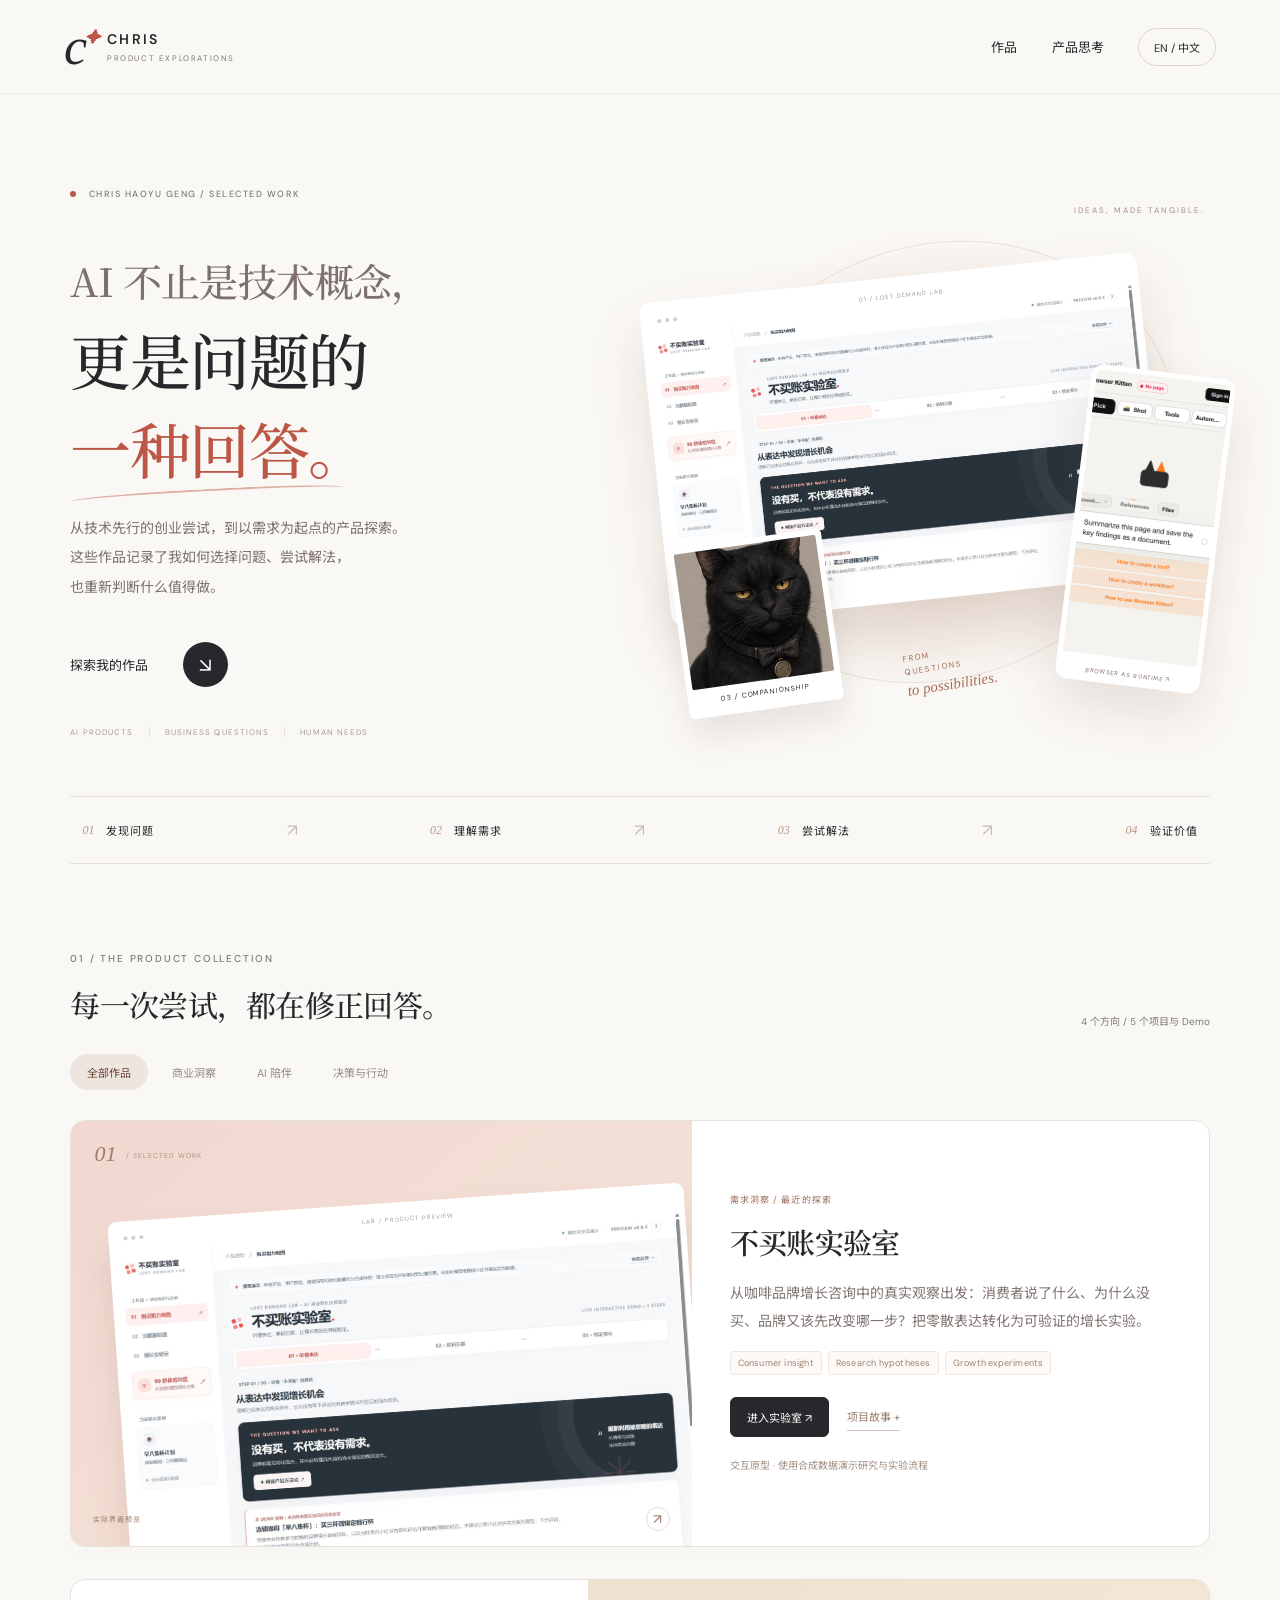
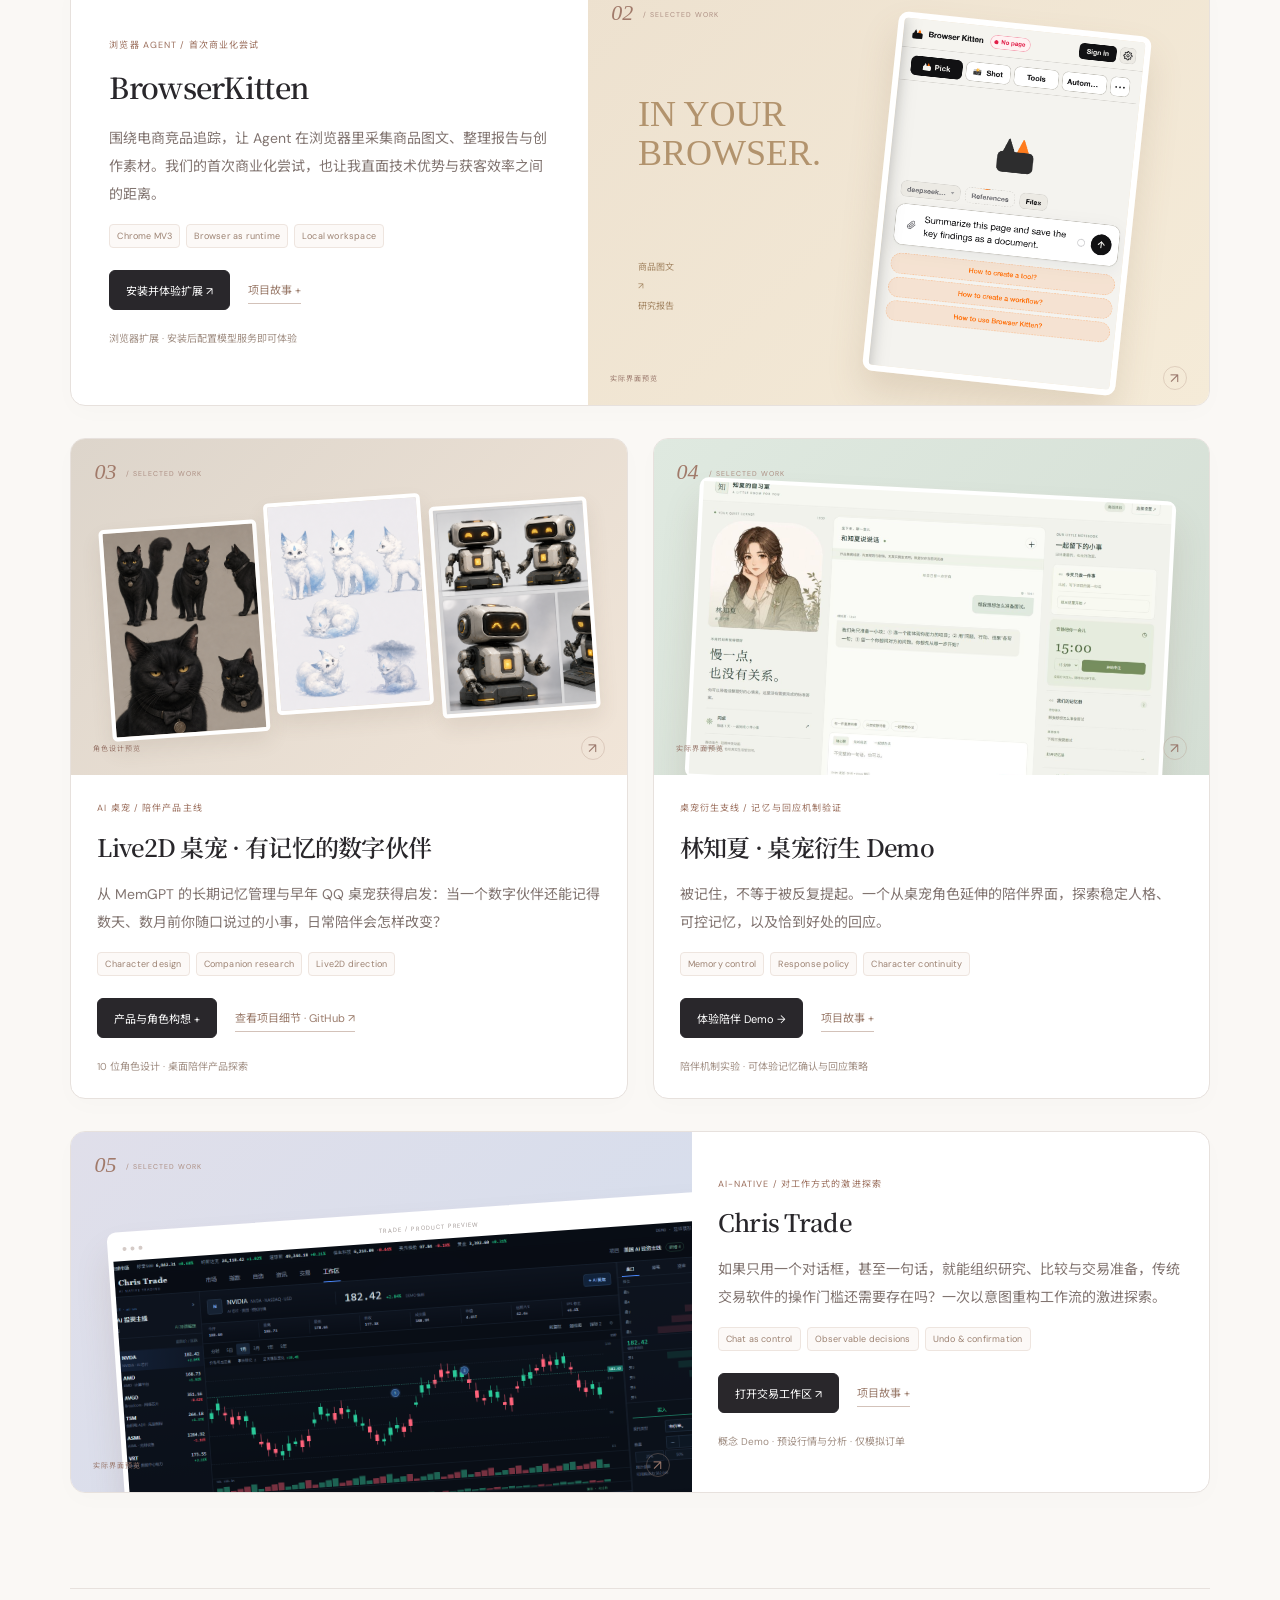
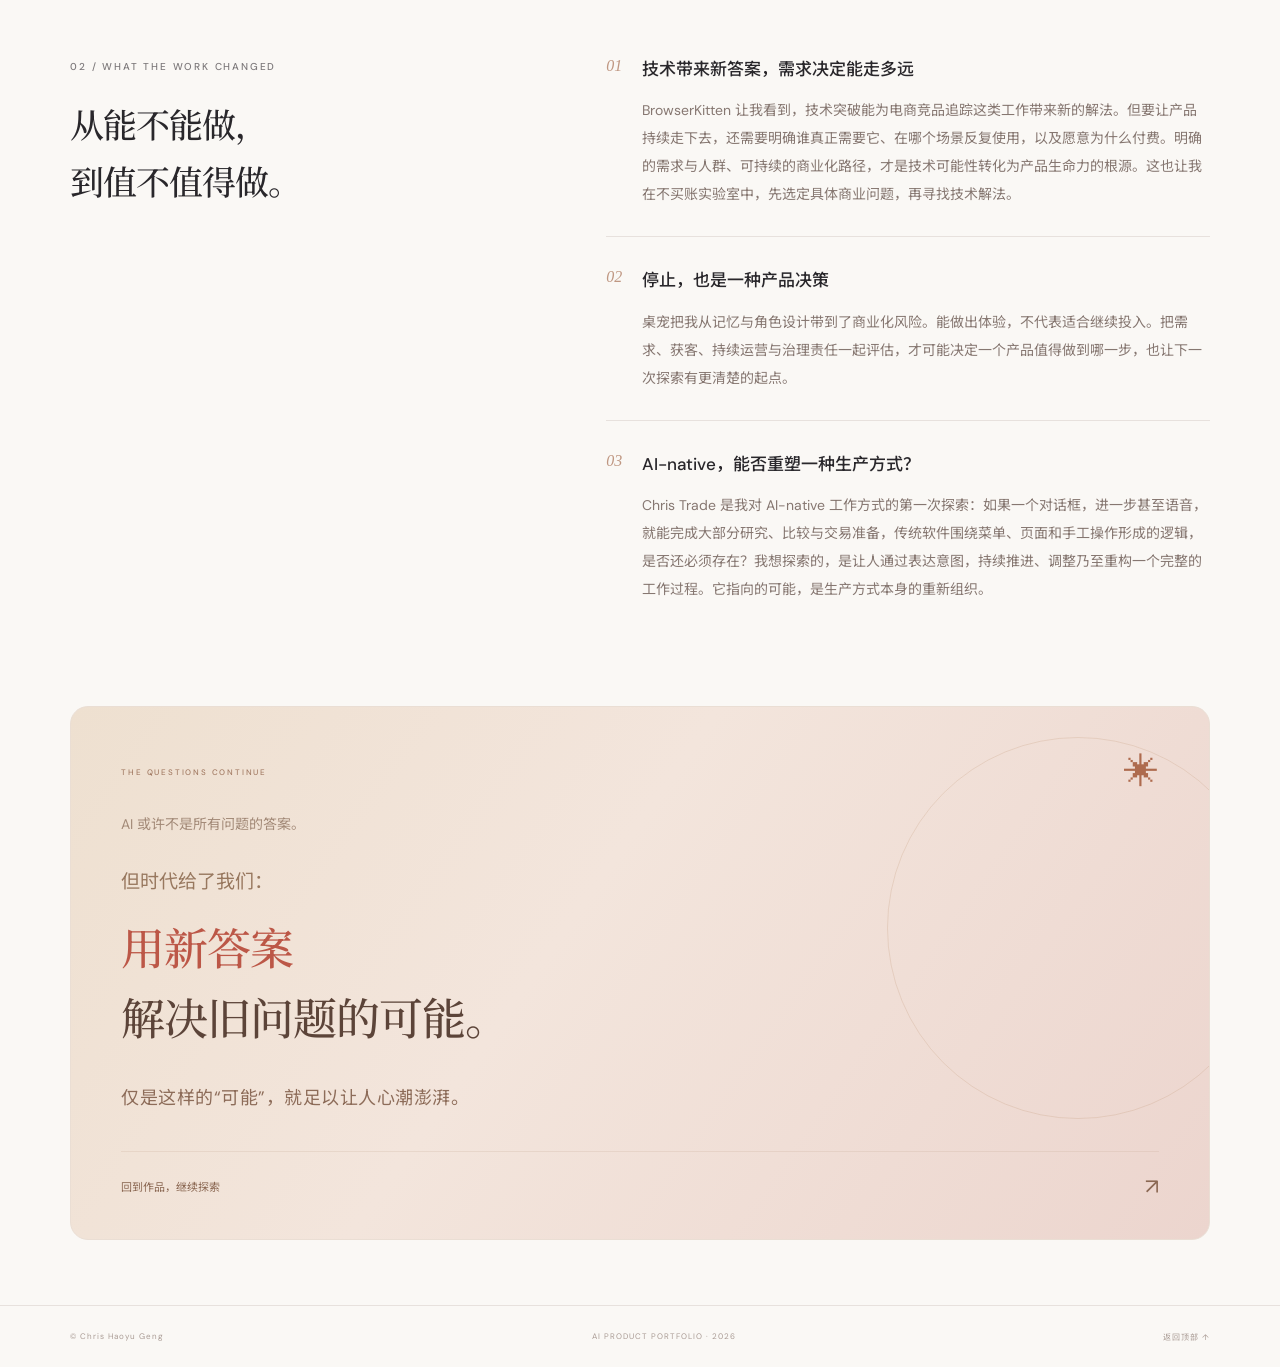
<file: index.html>
<!doctype html><html lang="zh-CN"><head><meta charset="utf-8"><meta name="viewport" content="width=device-width,initial-scale=1"><meta name="description" content="AI 不止是技术概念，更是问题的一种回答。Chris Haoyu Geng 的 AI 产品探索：从发现问题、理解需求，到尝试解法与验证价值。"><title>Chris — AI Product Portfolio</title><link rel="stylesheet" href="style.css"></head><body><header><a class="brand" href="#"><span class="mark">c<span>✦</span></span><span class="brand-name">CHRIS<small>PRODUCT EXPLORATIONS</small></span></a><nav><a href="#work" data-zh="作品" data-en="Work">作品</a><a href="#approach" data-zh="产品思考" data-en="Approach">产品思考</a></nav><button id="language" aria-label="Switch language">EN / 中文</button></header><main><section class="hero"><div class="hero-grid"><div class="hero-editorial"><span class="eyebrow"><i></i> CHRIS HAOYU GENG / SELECTED WORK</span><h1 class="hero-thesis" data-zh="<span class='hero-claim'>AI 不止是技术概念，</span><br>更是问题的<br><span class='accent-word'>一种回答。</span>" data-en="<span class='hero-claim'>AI is more than technology.</span><br>One possible<br><span class='accent-word'>answer.</span>"><span class='hero-claim'>AI 不止是技术概念，</span><br>更是问题的<br><span class='accent-word'>一种回答。</span></h1><p class="hero-copy" data-zh="从技术先行的创业尝试，到以需求为起点的产品探索。<br>这些作品记录了我如何选择问题、尝试解法，<br>也重新判断什么值得做。" data-en="From a technology-first venture to need-led exploration.<br>These works trace the problems I choose, the answers I try,<br>and what I come to believe is worth building.">从技术先行的创业尝试，到以需求为起点的产品探索。<br>这些作品记录了我如何选择问题、尝试解法，<br>也重新判断什么值得做。</p><a class="hero-action" href="#work"><span data-zh="探索我的作品" data-en="Explore the work">探索我的作品</span><span class="circle-arrow">↘</span></a><div class="hero-note"><span>AI PRODUCTS</span><span>BUSINESS QUESTIONS</span><span>HUMAN NEEDS</span></div></div><div class="hero-montage" aria-label="Selected project previews"><div class="montage-orbit"></div><span class="montage-caption">IDEAS, MADE TANGIBLE.</span><a class="hero-window" href="#lab"><div class="window-bar"><i></i><i></i><i></i><span>01 / LOST DEMAND LAB</span></div><img src="assets/lab.png" alt="不买账实验室真实界面"></a><a class="hero-pet" href="#atlas"><div class="pet-crop"></div><span>03 / COMPANIONSHIP</span></a><a class="hero-agent" href="#browser"><img src="assets/browser.png" alt="BrowserKitten真实侧边栏"><span>BROWSER AS RUNTIME ↗</span></a><div class="montage-seal">FROM<br>QUESTIONS<br><em>to possibilities.</em></div></div></div><div class="journey" aria-label="From questions to product value"><span><small>01</small><b data-zh="发现问题" data-en="Find the problem">发现问题</b></span><em>↗</em><span><small>02</small><b data-zh="理解需求" data-en="Understand the need">理解需求</b></span><em>↗</em><span><small>03</small><b data-zh="尝试解法" data-en="Explore a solution">尝试解法</b></span><em>↗</em><span><small>04</small><b data-zh="验证价值" data-en="Test the value">验证价值</b></span></div></section><section id="work"><div class="section-title"><div><span class="eyebrow">01 / THE PRODUCT COLLECTION</span><h2 data-zh="每一次尝试，都在修正回答。" data-en="Each attempt refines the answer.">每一次尝试，都在修正回答。</h2></div><span class="muted" data-zh="4 个方向 / 5 个项目与 Demo" data-en="4 directions / 5 projects & demos">4 个方向 / 5 个项目与 Demo</span></div><div class="filters" role="group" aria-label="Filter projects"><button class="active" data-filter="all" data-zh="全部作品" data-en="All work">全部作品</button><button data-filter="insight" data-zh="商业洞察" data-en="Insight">商业洞察</button><button data-filter="companion" data-zh="AI 陪伴" data-en="Companionship">AI 陪伴</button><button data-filter="decision" data-zh="决策与行动" data-en="Decision & action">决策与行动</button></div><div id="projects"></div></section><section id="approach" class="approach"><div><span class="eyebrow">02 / WHAT THE WORK CHANGED</span><h2 data-zh="从能不能做，<br>到值不值得做。" data-en="From what we can build<br>to what is worth building.">从能不能做，<br>到值不值得做。</h2></div><div class="principles"><article><span>01</span><div><h3 data-zh="技术带来新答案，需求决定能走多远" data-en="Technology opens possibilities; demand sustains them">技术带来新答案，需求决定能走多远</h3><p data-zh="BrowserKitten 让我看到，技术突破能为电商竞品追踪这类工作带来新的解法。但要让产品持续走下去，还需要明确谁真正需要它、在哪个场景反复使用，以及愿意为什么付费。明确的需求与人群、可持续的商业化路径，才是技术可能性转化为产品生命力的根源。这也让我在不买账实验室中，先选定具体商业问题，再寻找技术解法。" data-en="BrowserKitten showed me how a technical breakthrough can create a new way to tackle work such as e-commerce competitor tracking. Sustaining a product also requires clarity about who needs it, when they will repeatedly use it, and why they would pay. Clear demand, a defined audience and a viable path to commercialization turn technical possibility into a lasting product. This led me to start Lost Demand Lab with a specific business problem before choosing a technical solution.">BrowserKitten 让我看到，技术突破能为电商竞品追踪这类工作带来新的解法。但要让产品持续走下去，还需要明确谁真正需要它、在哪个场景反复使用，以及愿意为什么付费。明确的需求与人群、可持续的商业化路径，才是技术可能性转化为产品生命力的根源。这也让我在不买账实验室中，先选定具体商业问题，再寻找技术解法。</p></div></article><article><span>02</span><div><h3 data-zh="停止，也是一种产品决策" data-en="Stopping is a product decision too">停止，也是一种产品决策</h3><p data-zh="桌宠把我从记忆与角色设计带到了商业化风险。能做出体验，不代表适合继续投入。把需求、获客、持续运营与治理责任一起评估，才可能决定一个产品值得做到哪一步，也让下一次探索有更清楚的起点。" data-en="The companion project took me from memory and character design to commercialization risk. A buildable experience may not justify further investment. Assessing demand, acquisition, operations and governance together helps decide how far a product should go and where the next exploration should begin.">桌宠把我从记忆与角色设计带到了商业化风险。能做出体验，不代表适合继续投入。把需求、获客、持续运营与治理责任一起评估，才可能决定一个产品值得做到哪一步，也让下一次探索有更清楚的起点。</p></div></article><article><span>03</span><div><h3 data-zh="AI-native，能否重塑一种生产方式？" data-en="Could AI-native workflows reinvent how work gets done?">AI-native，能否重塑一种生产方式？</h3><p data-zh="Chris Trade 是我对 AI-native 工作方式的第一次探索：如果一个对话框，进一步甚至语音，就能完成大部分研究、比较与交易准备，传统软件围绕菜单、页面和手工操作形成的逻辑，是否还必须存在？我想探索的，是让人通过表达意图，持续推进、调整乃至重构一个完整的工作过程。它指向的可能，是生产方式本身的重新组织。" data-en="Chris Trade was my first exploration of an AI-native way of working. If one conversation, potentially voice, could handle most research, comparison and trade preparation, would software still need to revolve around menus, pages and manual operation? I wanted to explore advancing, adjusting and even reshaping an entire work process by expressing intent. The possibility is to rethink the production process itself.">Chris Trade 是我对 AI-native 工作方式的第一次探索：如果一个对话框，进一步甚至语音，就能完成大部分研究、比较与交易准备，传统软件围绕菜单、页面和手工操作形成的逻辑，是否还必须存在？我想探索的，是让人通过表达意图，持续推进、调整乃至重构一个完整的工作过程。它指向的可能，是生产方式本身的重新组织。</p></div></article></div></section><section class="closing"><div class="closing-top"><span class="eyebrow">THE QUESTIONS CONTINUE</span><span class="closing-star">✳</span></div><p class="closing-premise" data-zh="AI 或许不是所有问题的答案。" data-en="AI may not be the answer to every question.">AI 或许不是所有问题的答案。</p><p class="closing-bridge" data-zh="但时代给了我们：" data-en="But our time offers a possibility:">但时代给了我们：</p><h2 data-zh="<span>用新答案</span><br>解决旧问题的可能。" data-en="<span>new answers</span><br>to old problems."><span>用新答案</span><br>解决旧问题的可能。</h2><p class="closing-emotion" data-zh="仅是这样的“可能”，就足以让人心潮澎湃。" data-en="That possibility alone is exhilarating.">仅是这样的“可能”，就足以让人心潮澎湃。</p><a href="#work" class="closing-link"><span data-zh="回到作品，继续探索" data-en="Keep exploring the work">回到作品，继续探索</span><span>↗</span></a></section></main><footer><span>© Chris Haoyu Geng</span><span>AI PRODUCT PORTFOLIO · 2026</span><a href="#" data-zh="返回顶部 ↑" data-en="Back to top ↑">返回顶部 ↑</a></footer><dialog id="story"><button id="close" aria-label="Close">×</button><div id="story-body"></div></dialog><script src="app.js"></script></body></html>
</file>
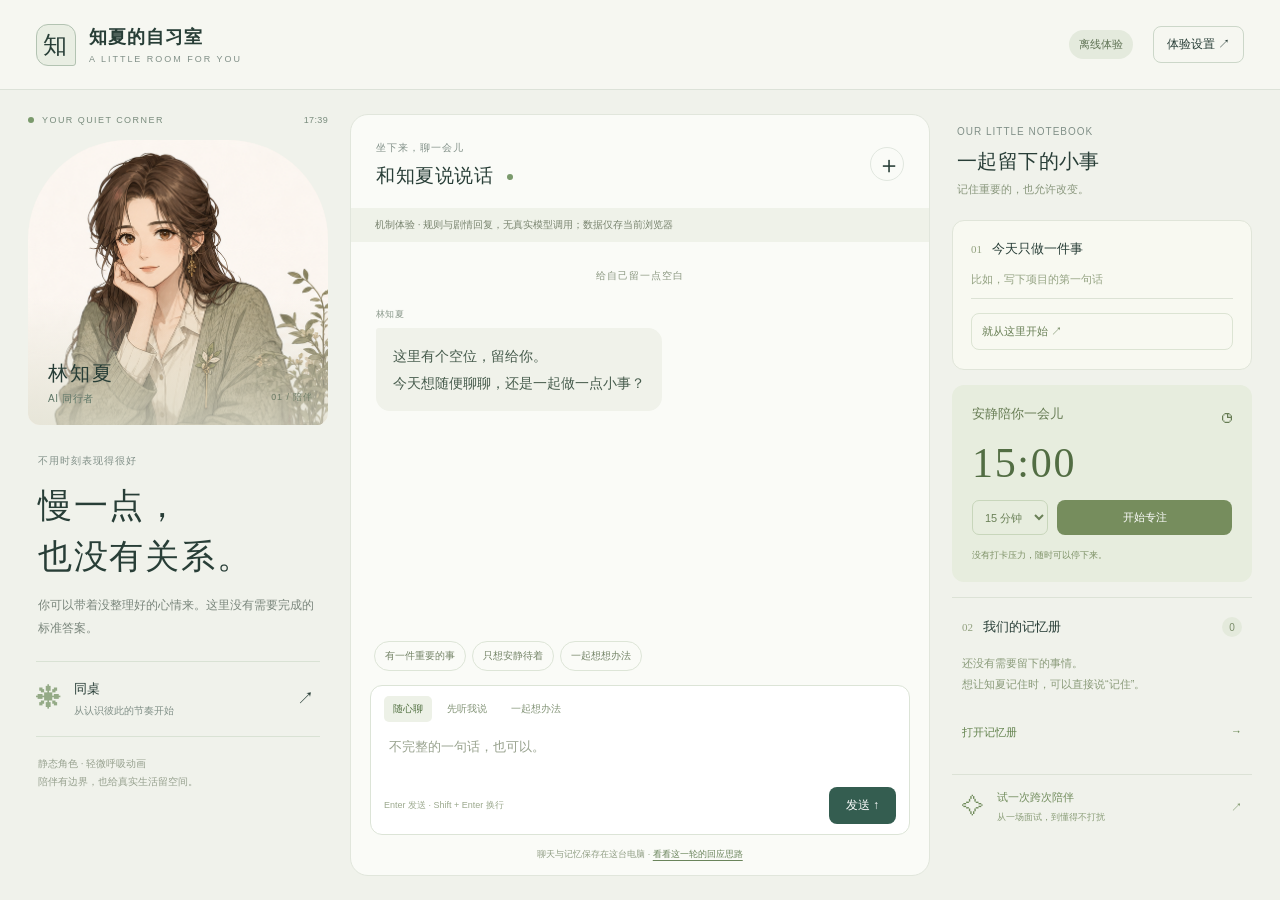
<file: demos/lin-zhixia/index.html>
<!doctype html>
<html lang="zh-CN">
<head><meta charset="utf-8"><meta name="viewport" content="width=device-width,initial-scale=1"><meta name="theme-color" content="#2b5149"><title>知夏的自习室 · 留一点时间给自己</title><link rel="stylesheet" href="styles.css"></head>
<body>
<header class="topbar"><a class="brand" href="../../"><span class="brand-mark">知</span><span>知夏的自习室<small>A LITTLE ROOM FOR YOU</small></span></a><div class="top-actions"><span id="connectionBadge" class="badge">正在连接</span><button id="settingsButton" class="outline">体验设置 ↗</button></div></header>
<main class="workspace">
<aside class="presence-panel"><div class="room-label"><span class="dot"></span> YOUR QUIET CORNER <span id="clockText"></span></div><div class="portrait" role="img" aria-label="林知夏在植物旁安静读书的角色插画"><div class="portrait-art" id="characterArt"></div><span class="portrait-label">林知夏 <small>AI 同行者</small></span><span class="portrait-corner">01 / 陪伴</span></div><div class="presence-copy"><span class="eyebrow">不用时刻表现得很好</span><h1>慢一点，<br>也没有关系。</h1><p id="presenceText">你可以带着没整理好的心情来。<br>这里没有需要完成的标准答案。</p></div><div class="relationship-card"><span class="small-icon">❋</span><div><strong id="relationshipLabel">同桌</strong><p id="relationshipDetail">从认识彼此的节奏开始</p></div><button id="aboutButton" aria-label="关于林知夏">↗</button></div><p class="character-note">静态角色 · 轻微呼吸动画<br>陪伴有边界，也给真实生活留空间。</p></aside>
<section class="chat-panel"><header class="chat-head"><div><span class="eyebrow">坐下来，聊一会儿</span><h2>和知夏说说话 <span class="dot"></span></h2></div><button id="newChatButton" class="icon-button" title="清空本次对话，保留记忆" aria-label="开始新对话">＋</button></header><div id="modeNotice" class="mode-notice">离线体验 · 用内置剧情演示陪伴机制，连接模型后可自由对话</div><div id="messages" class="messages" role="log" aria-live="polite"></div><div id="errorBox" class="error-box" role="alert" hidden></div><div class="suggestions" id="suggestions"><button data-prompt="下周三我要面试，而且最近有点怀疑自己。">有一件重要的事</button><button data-prompt="今天有点不想说话。">只想安静待着</button><button data-prompt="帮我想想怎么准备面试。">一起想想办法</button></div><form id="composer" class="composer"><div class="composer-modes" role="group" aria-label="回应偏好"><button type="button" data-choice="auto" aria-pressed="true">随心聊</button><button type="button" data-choice="listen" aria-pressed="false">先听我说</button><button type="button" data-choice="solve" aria-pressed="false">一起想办法</button></div><textarea id="messageInput" rows="2" maxlength="2000" aria-label="发给知夏的消息" placeholder="不完整的一句话，也可以。"></textarea><div class="composer-bottom"><span>Enter 发送 · Shift + Enter 换行</span><button id="cancelButton" type="button" class="outline" hidden>取消</button><button id="sendButton" type="submit" class="primary">发送 ↑</button></div></form><footer class="chat-foot">聊天与记忆保存在这台电脑 · <button id="traceButton">看看这一轮的回应思路</button></footer></section>
<aside class="notebook-panel"><div class="notebook-heading"><span class="eyebrow">OUR LITTLE NOTEBOOK</span><h2>一起留下的小事</h2><p>记住重要的，也允许改变。</p></div><section class="task-card"><div class="section-label"><span>01</span><h3>今天只做一件事</h3></div><div id="taskView"></div><form id="taskForm"><input id="taskInput" maxlength="120" aria-label="今天只做一件事" placeholder="比如，写下项目的第一句话"><button class="outline" type="submit">就从这里开始 ↗</button></form></section><section class="focus-card"><div class="focus-top"><h3>安静陪你一会儿</h3><span>◷</span></div><div id="focusClock" class="focus-clock">15:00</div><div class="focus-controls"><select id="focusMinutes" aria-label="专注时长"><option value="5">5 分钟</option><option value="15" selected>15 分钟</option><option value="25">25 分钟</option></select><button id="focusButton" class="primary">开始专注</button></div><p id="focusCaption">没有打卡压力，随时可以停下来。</p></section><section class="memory-preview"><div class="section-label"><span>02</span><h3>我们的记忆册</h3><span id="memoryCount" class="count">0</span></div><div id="memoryPreview"></div><button id="memoryButton" class="text-button">打开记忆册 <span>→</span></button></section><button id="storyButton" class="story-button"><span>✧</span><div>试一次跨次陪伴<small>从一场面试，到懂得不打扰</small></div><span>↗</span></button></aside>
</main><dialog id="drawer"><div class="dialog-head"><div><span class="eyebrow">知夏的自习室</span><h2 id="dialogTitle"></h2></div><button id="closeDialog" class="icon-button" aria-label="关闭面板">×</button></div><div id="dialogBody"></div></dialog><div id="toast" role="status" hidden></div><script src="app.js" type="module"></script>
</body></html>
</file>
<file: style.css>
@import url('https://fonts.googleapis.com/css2?family=DM+Sans:wght@400;500;600;700&family=Noto+Sans+SC:wght@400;500;600;700&family=Noto+Serif+SC:wght@500;600;700&display=swap');
:root{--paper:#faf8f5;--ink:#29272b;--muted:#7d797b;--line:#e7e1dd;--accent:#bc5747;--serif:'Noto Serif SC',serif;--sans:'DM Sans','Noto Sans SC',sans-serif}*{box-sizing:border-box}html{scroll-behavior:smooth;scroll-padding-top:100px}body{margin:0;background:var(--paper);color:var(--ink);font-family:var(--sans);-webkit-font-smoothing:antialiased}a{color:inherit;text-decoration:none}button{font:inherit;color:inherit;cursor:pointer}button,a{-webkit-tap-highlight-color:transparent}header{height:94px;display:flex;align-items:center;gap:34px;padding:0 max(5%,calc((100vw - 1360px)/2));position:sticky;top:0;background:#faf8f5ee;backdrop-filter:blur(18px);z-index:10;border-bottom:1px solid #e7e1dd99}.brand{display:flex;align-items:center;gap:13px}.mark{font-family:Georgia,serif;font-style:italic;font-size:52px;line-height:1;position:relative;letter-spacing:-6px;padding-right:13px}.mark>span{font-family:var(--sans);font-size:16px;color:var(--accent);position:absolute;right:-1px;top:9px}.brand-name{font-size:14px;letter-spacing:2.3px;font-weight:600}.brand-name small{display:block;font-size:8px;letter-spacing:1.6px;font-weight:400;color:var(--muted);margin-top:5px}nav{margin-left:auto;display:flex;gap:35px;font-size:13px}nav a{position:relative;padding:12px 0}nav a:after{content:'';position:absolute;bottom:5px;left:0;width:0;height:1px;background:var(--accent);transition:width .2s}nav a:hover:after{width:100%}#language{padding:10px 15px;background:transparent;border:1px solid #ddd4cf;border-radius:24px;font-size:11px}main{max-width:1360px;margin:auto;padding:0 5.5%}.eyebrow{font-size:10px;font-weight:500;letter-spacing:1.8px;color:var(--muted)}.hero{padding:40px 0 0}.hero-grid{display:grid;grid-template-columns:1.05fr 1fr;min-height:590px;align-items:center;gap:25px}.hero-editorial{position:relative;z-index:1}.hero-editorial>.eyebrow{font-size:9px;letter-spacing:1.5px}.eyebrow i{display:inline-block;width:6px;height:6px;background:var(--accent);border-radius:50%;margin-right:9px}h1{font-family:var(--serif);font-size:clamp(46px,4.9vw,73px);font-weight:500;line-height:1.55;letter-spacing:-2px;margin:28px 0 24px}.accent-word{color:var(--accent);position:relative;white-space:nowrap}.accent-word:after{content:'';position:absolute;bottom:-8px;left:0;width:92%;height:9px;border-top:2px solid #bc574777;border-radius:50%;transform:rotate(-3deg)}.hero-copy{font-size:13px;color:#7c7475;line-height:2.1;max-width:560px}.hero-action{display:inline-flex;gap:35px;align-items:center;margin-top:26px;font-size:13px}.circle-arrow{display:flex;justify-content:center;align-items:center;width:45px;height:45px;border-radius:50%;background:var(--ink);color:#fff;font-size:20px;transition:transform .3s}.hero-action:hover .circle-arrow{transform:rotate(45deg);background:var(--accent)}.hero-note{display:flex;gap:15px;font-size:8px;letter-spacing:1.1px;color:#a29b99;margin-top:40px}.hero-note span+span{border-left:1px solid var(--line);padding-left:15px}.hero-montage{height:525px;position:relative;isolation:isolate}.montage-orbit{position:absolute;inset:25px 0 20px;background:radial-gradient(ellipse at 50% 50%,#ead1c3 0%,#eeded36b 46%,transparent 69%);z-index:-1}.montage-orbit:after{content:'';position:absolute;inset:25px;border:1px solid #d9c3b56e;border-radius:50%;transform:rotate(-25deg)}.montage-caption{position:absolute;right:5px;top:8px;letter-spacing:2px;font-size:8px;color:#aa8d80}.hero-window{position:absolute;width:92%;left:-12px;top:80px;transform:rotate(-6deg);border:7px solid #fff;border-radius:12px;background:#fff;box-shadow:0 30px 55px #79504129;overflow:hidden}.hero-window>img{display:block;width:100%;aspect-ratio:1.7;object-fit:cover;object-position:top left}.window-bar{height:24px;display:flex;gap:4px;align-items:center;padding:0 10px;background:#fff;color:#a39a97}.window-bar i{display:block;width:4px;height:4px;border-radius:50%;background:#d5cbc7}.window-bar span{font-size:6px;margin:auto;letter-spacing:1px}.hero-agent{position:absolute;height:316px;width:145px;right:-8px;bottom:35px;background:#fff;border:5px solid #fff;border-radius:12px;transform:rotate(7deg);box-shadow:0 25px 50px #75513e24;overflow:hidden}.hero-agent img{width:100%;height:calc(100% - 22px);object-fit:cover;object-position:top}.hero-agent>span{display:block;font-size:6px;text-align:center;letter-spacing:.7px;line-height:22px;color:#86716b}.hero-pet{position:absolute;width:155px;height:172px;left:12px;bottom:12px;border:6px solid #fff;border-radius:5px;background:#fff;transform:rotate(-8deg);box-shadow:0 20px 30px #735e4e21}.pet-crop{width:100%;height:calc(100% - 23px);background-image:url('assets/cat.png');background-size:310%;background-position:0% 100%;border-radius:2px}.hero-pet>span{font-size:7px;letter-spacing:1px;display:block;text-align:center;line-height:23px}.montage-seal{position:absolute;left:44%;bottom:26px;font-size:8px;line-height:1.6;letter-spacing:1.5px;transform:rotate(-9deg);color:#a96d55}.montage-seal em{font-family:Georgia,serif;font-size:15px;letter-spacing:0}.journey{border-top:1px solid var(--line);border-bottom:1px solid var(--line);display:flex;align-items:center;justify-content:space-between;padding:22px 12px;margin-top:12px}.journey>span{display:flex;gap:12px;align-items:center}.journey small{font-family:Georgia,serif;font-size:12px;font-style:italic;color:#bc9588}.journey b{font-size:11px;font-weight:400;letter-spacing:1px}.journey em{font-style:normal;font-size:17px;color:#cabbb5}#work{padding-top:82px}.section-title{display:flex;justify-content:space-between;align-items:end}.section-title h2{font-family:var(--serif);font-size:30px;font-weight:500;line-height:1.6;margin:13px 0 0;letter-spacing:-.7px}.muted{font-size:10px;color:var(--muted)}.filters{display:flex;gap:7px;margin:26px 0 30px}.filters button{border:1px solid transparent;padding:9px 16px;background:transparent;border-radius:24px;font-size:11px;color:#938889;transition:all .2s}.filters button.active{background:#eee5df;color:#6d4538}.filters button:hover{background:#f2ece7;color:var(--ink)}#projects{display:grid;grid-template-columns:1fr 1fr;gap:32px 25px}.project{border:1px solid var(--line);border-radius:15px;background:#fff;overflow:hidden;min-width:0;box-shadow:0 7px 25px #573b2904;transition:box-shadow .3s,transform .3s}.project:hover{box-shadow:0 18px 35px #573b2910;transform:translateY(-3px)}.project.featured{grid-column:span 2;display:grid;grid-template-columns:1.2fr 1fr;min-height:425px}.project.featured:nth-child(2){grid-template-columns:1fr 1.2fr}.project.featured:nth-child(2) .visual{grid-column:2;grid-row:1}.project.featured:nth-child(2) .project-content{grid-column:1;grid-row:1}.visual{display:block;position:relative;aspect-ratio:1.65;overflow:hidden;background:#f1e8e0;isolation:isolate}.featured .visual{aspect-ratio:auto;min-height:425px}.visual.lab{background:linear-gradient(140deg,#f1d8d0,#f5e5d9)}.visual.trade{background:linear-gradient(135deg,#e0dfea,#d4dded)}.visual.lin{background:linear-gradient(135deg,#dfe9e0,#d4ded4)}.visual.cat{background:linear-gradient(135deg,#ddd5cb,#f1e5d8)}.visual.browser{background:linear-gradient(135deg,#ede1cf,#f5ebd8)}.project-index{position:absolute;top:20px;left:23px;z-index:2;font-family:Georgia,serif;font-size:22px;font-style:italic;color:#a17a6a}.project-index small{font-family:var(--sans);font-style:normal;font-size:7px;margin-left:10px;letter-spacing:1px;vertical-align:middle;color:#ac8e82}.screen-frame{position:absolute;top:19%;left:8%;width:93%;border:5px solid #fff;border-radius:9px;background:#fff;box-shadow:0 24px 35px #754e3c26;transform:rotate(-4deg);transition:transform .5s}.screen-frame img{width:100%;display:block;object-fit:cover;object-position:top;aspect-ratio:1.5}.visual:hover .screen-frame{transform:rotate(-1deg) translateY(-4px)}.visual.trade .screen-frame{width:100%;left:8%;top:22%}.visual.trade .screen-frame img{aspect-ratio:1.5}.visual.lin .screen-frame{inset:15% 7% auto;width:86%;border-width:4px;transform:rotate(3deg)}.visual.lin .screen-frame img{aspect-ratio:1.6;object-position:25% 32%}.visual.lin .window-bar{display:none}.preview-label{position:absolute;left:22px;right:22px;bottom:15px;font-size:7px;letter-spacing:1px;color:#99776b;display:flex;justify-content:space-between;align-items:center}.preview-label>span{width:24px;height:24px;border-radius:50%;display:grid;place-items:center;border:1px solid #b4968855;font-size:14px}.browser-composition{position:absolute;inset:0}.browser-composition img{position:absolute;top:10%;right:12%;height:85%;width:41%;object-fit:cover;object-position:top;border:6px solid #fff;border-radius:10px;box-shadow:0 20px 35px #8564462b;transform:rotate(6deg)}.stage-word{position:absolute;left:8%;top:27%;font-family:Georgia,serif;font-size:36px;line-height:1.1;color:#b2936d}.stage-flow{position:absolute;left:8%;bottom:22%;display:flex;flex-direction:column;gap:7px;font-size:9px;color:#a38562}.stage-flow i{font-style:normal}.character-triptych{display:flex;gap:8px;position:absolute;left:6%;right:6%;top:22%;bottom:15%;transform:rotate(-4deg)}.character-triptych img{width:calc(33.33% - 5px);min-width:0;object-fit:cover;object-position:left top;border:4px solid #fff;box-shadow:0 10px 20px #6650421c;border-radius:5px}.character-triptych img:nth-child(2){transform:translateY(-15px)}.project-content{padding:25px 26px 22px;display:flex;flex-direction:column;align-items:start;justify-content:center}.featured .project-content{padding:38px}.kicker{font-size:8px;letter-spacing:1.1px;color:#ac7b69;line-height:1.8}.project h3{font-family:var(--serif);font-size:24px;line-height:1.5;letter-spacing:-.7px;font-weight:600;margin:12px 0 15px}.featured h3{font-size:29px}.project p{font-size:12px;line-height:2;color:#8a7f7d;margin:0 0 16px}.tags{display:flex;gap:6px;flex-wrap:wrap;margin:0 0 22px}.tags span{font-size:8px;letter-spacing:.2px;padding:5px 7px;border:1px solid #eee5df;background:#fcf9f7;border-radius:4px;color:#a28d83}.actions{display:flex;align-items:center;gap:18px;flex-wrap:wrap}.primary{display:inline-flex;align-items:center;padding:11px 16px;border:1px solid var(--ink);border-radius:6px;background:var(--ink);color:#fff;font-size:11px;transition:background .2s}.primary:hover{background:var(--accent);border-color:var(--accent)}.text-link{background:transparent;border:0;border-bottom:1px solid #d3c2b9;color:#9b7c6c;padding:6px 0;font-size:11px}.project .note{font-size:9px;color:#b3a7a0;line-height:1.8;margin:20px 0 0}.project#trade{grid-column:span 2;display:grid;grid-template-columns:1.2fr 1fr}.project#trade .visual{min-height:360px;aspect-ratio:auto}.approach{display:grid;grid-template-columns:.85fr 1.15fr;gap:90px;margin:95px 0 75px;padding-top:65px;border-top:1px solid var(--line)}.approach h2{font-family:var(--serif);font-size:34px;font-weight:500;line-height:1.7;letter-spacing:-1px;margin:20px 0}.principles article{padding:0 0 28px;margin-bottom:28px;border-bottom:1px solid var(--line);display:flex;gap:20px}.principles article:last-child{margin:0;border:0}.principles article>span{font-family:Georgia,serif;font-style:italic;color:#bf9782;font-size:16px;margin-top:3px}.principles h3{font-size:15px;font-weight:500;line-height:1.8;margin:0 0 12px}.principles p{font-size:12px;line-height:2.15;margin:0;color:#8f8280}.closing{border:1px solid #eaded4;border-radius:18px;position:relative;overflow:hidden;background:linear-gradient(125deg,#eee0d0 0%,#f3e5dc 43%,#ecd5ce 100%);padding:42px 50px 38px;margin-bottom:65px}.closing:after{content:'';position:absolute;right:-60px;top:30px;width:380px;height:380px;border:1px solid #be92733b;border-radius:50%;pointer-events:none}.closing-top{display:flex;justify-content:space-between;align-items:center}.closing-top .eyebrow{color:#a47d66;font-size:8px}.closing-star{font-size:35px;color:#ae6b4e;font-weight:400}.closing-premise{font-size:13px;color:#a38a78;margin:17px 0 23px;line-height:1.8}.closing h2{font-family:var(--serif);font-size:clamp(25px,3.2vw,44px);font-weight:500;line-height:1.65;letter-spacing:-1px;margin:0;color:#5c4439}.closing h2 span{color:var(--accent)}.closing h2 br:first-child{display:none}.closing-emotion{font-size:15px;color:#8d6c59;line-height:2;letter-spacing:.5px;margin:25px 0 35px}.closing-link{display:flex;align-items:center;justify-content:space-between;padding-top:20px;border-top:1px solid #c6ab963f;font-size:11px;color:#8b6853}.closing-link>span:last-child{font-size:22px}.closing-link:hover{color:var(--accent)}footer{max-width:1360px;margin:auto;padding:25px 5.5%;display:flex;justify-content:space-between;border-top:1px solid var(--line);font-size:8px;letter-spacing:1px;color:#a99b94}dialog{border:1px solid #e6dad3;border-radius:18px;max-width:850px;width:calc(100% - 32px);padding:50px;background:var(--paper);color:var(--ink);max-height:88vh;box-shadow:0 50px 100px #392a2733;scrollbar-width:thin;scrollbar-color:#c8b4a6 transparent}dialog::backdrop{background:#30282870;backdrop-filter:blur(12px)}#close{position:sticky;display:block;margin-left:auto;top:-28px;right:0;width:30px;height:30px;background:#eee3db;border:0;border-radius:50%;font-size:20px;z-index:1}dialog h2{font-family:var(--serif);font-size:31px;line-height:1.6;font-weight:500;margin:15px 0 30px}dialog h3{font-size:15px;font-weight:500;margin:0 0 12px}dialog p{font-size:13px;line-height:2.1;color:#8b7e78}.story-chapter{margin:28px 0;padding-bottom:15px}.story-chapter+.story-chapter{padding-top:10px}.experience-note{padding-top:25px;margin-top:30px;border-top:1px solid var(--line)}.experience-note p,.policy-note{font-size:10px;line-height:1.9;color:#a29489}.policy-note{border-left:2px solid #d8c5b5;padding-left:12px}.policy-note a{text-decoration:underline}.links{display:flex;gap:15px;flex-wrap:wrap;margin-top:22px}.character-grid{display:grid;grid-template-columns:1fr 1fr;gap:18px;margin:25px 0}.character-card{border:1px solid var(--line);background:#fff;border-radius:10px;overflow:hidden}.character-card img{display:block;width:100%;aspect-ratio:1.4;object-fit:cover;object-position:top}.character-card>div{padding:19px}.character-card h4{font-family:var(--serif);font-size:18px;margin:0 0 7px;font-weight:600}.character-card small{font-size:10px;color:#b48a72}.character-card p{font-size:11px;margin:10px 0 0;line-height:2}a:focus-visible,button:focus-visible{outline:3px solid #c68e70;outline-offset:5px}::selection{background:#edcbbb;color:#5b2e27}
/* Standalone project reading experience */
.case-main{max-width:1080px;padding-top:55px}.case-back{font-size:11px;color:#a58573;display:inline-block;margin-bottom:35px}.case-intro{border-bottom:1px solid var(--line);padding-bottom:40px}.case-intro h1{font-size:51px;line-height:1.65;margin:22px 0}.case-intro>p{font-size:14px;line-height:2;color:#8a7c73;max-width:760px}.case-chips{display:flex;gap:10px;flex-wrap:wrap;margin-top:25px}.case-chips span{background:#eee4db;border:1px solid #e6d9ce;border-radius:30px;padding:8px 14px;font-size:10px;color:#9a7760}.case-reading{max-width:780px;margin:45px auto}.case-reading .story-chapter{padding-bottom:28px;margin-bottom:30px;border-bottom:1px solid var(--line)}.case-reading .story-chapter h3{font-family:var(--serif);font-size:23px;line-height:1.6;font-weight:500}.case-reading p{font-size:14px;line-height:2.2;color:#8b7e78}.case-gallery{margin:60px 0}.case-gallery>h2{font-family:var(--serif);font-size:30px;font-weight:500}.case-gallery>p{color:#99877a;font-size:12px;line-height:2}.case-gallery .character-grid{grid-template-columns:repeat(3,1fr)}.case-end{padding:40px 0 65px;text-align:center;border-top:1px solid var(--line)}
@media(min-width:1500px){header{padding:0 calc((100vw - 1210px)/2)}main{padding:0 75px}.case-main{padding-top:55px}}@media(max-width:1000px){.hero-grid{grid-template-columns:1.08fr .92fr;min-height:530px}.hero-montage{height:440px}.hero-window{top:60px}.hero-agent{height:260px;width:122px;bottom:40px}.hero-pet{width:125px;height:145px;bottom:15px}.hero-copy{font-size:11px}.hero-note{font-size:6px;gap:9px}.hero-note span+span{padding-left:9px}.hero-grid h1{font-size:52px}.montage-seal{left:40%;font-size:7px}.featured .project-content{padding:28px}.featured h3{font-size:25px}.stage-word{font-size:28px}.approach{gap:45px}.approach h2{font-size:30px}}
@media(max-width:760px){header{height:78px;padding:0 5%;gap:18px}.brand-name{font-size:11px}.brand-name small{font-size:6px}.mark{font-size:43px}nav{gap:20px;font-size:11px}#language{font-size:10px;padding:8px 10px}main{padding:0 5%}.hero{padding-top:32px}.hero-grid{display:block;min-height:0}.hero-editorial>.eyebrow{font-size:8px}.hero-grid h1{font-size:clamp(46px,7.2vw,64px);line-height:1.5;margin:23px 0}.hero-copy{font-size:12px}.hero-action{margin-top:15px}.hero-note{margin-top:30px;font-size:7px}.hero-montage{max-width:530px;margin:15px auto 15px;height:420px}.hero-window{width:82%;left:3%;top:45px}.hero-agent{right:3%;height:270px;width:130px;bottom:15px}.hero-pet{left:4%;bottom:0;width:140px;height:150px}.montage-seal{left:44%;bottom:10px}.montage-caption{right:9%;top:15px}.journey{margin-top:35px;padding:19px 0}.journey>span{gap:7px}.journey b{font-size:9px;letter-spacing:0}.journey small{font-size:10px}.journey em{font-size:12px}#work{padding-top:60px}.section-title{display:block}.section-title h2{font-size:25px}.section-title .muted{display:block;margin-top:12px}.filters{margin:23px 0}.filters button{font-size:10px;padding:8px 13px}#projects{grid-template-columns:1fr;gap:25px}.project.featured,.project#trade{display:block;grid-column:auto}.featured .visual,.project#trade .visual{min-height:0;aspect-ratio:1.6}.project-content,.featured .project-content{padding:27px}.project h3,.featured h3{font-size:24px}.project p{font-size:12px}.browser-composition img{top:10%;height:80%;right:15%;width:35%}.stage-word{font-size:34px;left:13%}.stage-flow{left:13%;font-size:9px}.approach{grid-template-columns:1fr;gap:28px;margin:65px 0 50px;padding-top:40px}.approach h2{font-size:30px;margin-bottom:0}.principles p{font-size:12px}.principles h3{font-size:14px}.closing{padding:28px;margin-bottom:40px;border-radius:14px}.closing h2{font-size:31px;line-height:1.75;letter-spacing:-.7px}.closing h2 br:first-child{display:block}.closing-premise{font-size:11px;margin-top:10px;margin-bottom:20px}.closing-emotion{font-size:12px;line-height:2;margin:25px 0}.closing:after{width:270px;height:270px;right:-150px;top:70px}footer{padding:23px 5%;font-size:7px;gap:10px;flex-wrap:wrap}dialog{padding:25px;max-height:90vh}dialog h2{font-size:26px}#close{top:-6px}.case-main{padding-top:35px}.case-intro h1{font-size:37px}.case-gallery .character-grid{grid-template-columns:1fr 1fr}.case-reading p{font-size:13px}.case-reading .story-chapter h3{font-size:20px}}
@media(max-width:390px){.brand-name small{display:none}nav{gap:13px}.hero-grid h1{font-size:44px}.hero-montage{height:350px}.hero-agent{height:230px;width:105px}.hero-pet{height:125px;width:115px}.hero-window{top:35px}.montage-seal{bottom:0;font-size:6px}.hero-copy{font-size:11px}.hero-note{font-size:6px}.closing h2{font-size:27px}.character-grid,.case-gallery .character-grid{grid-template-columns:1fr}.stage-word{font-size:27px}}
@media(prefers-reduced-motion:reduce){html{scroll-behavior:auto}*{transition:none!important;animation:none!important}}

.dossier{margin-top:15px;border-top:1px solid var(--line);padding-top:12px}.dossier summary{font-size:10px;color:#a37d65;cursor:pointer}.dossier h5{font-size:12px;font-weight:500;margin:22px 0 8px}.dossier p{font-size:11px;line-height:2;color:#9c8b80}.case-gallery .character-card:has(details[open]){grid-column:span 3}.case-gallery .character-card:has(details[open])>img{max-height:350px;object-fit:contain;background:#ece4d9}.dossier[open] p{max-width:760px}@media(max-width:760px){.case-gallery .character-card:has(details[open]){grid-column:span 2}}@media(max-width:390px){.case-gallery .character-card:has(details[open]){grid-column:auto}}

.hero-copy{font-size:14px;color:#7c706e}.project p{font-size:14px;color:#817470}.project .note{font-size:10px;color:#a18f84}.kicker{font-size:9px;color:#9c705e}.tags span{font-size:9px;color:#9c8272}.principles h3{font-size:17px}.principles p{font-size:14px;line-height:2;color:#867771}.closing-premise{font-size:14px}.closing-emotion{font-size:18px}.closing h2 br:first-child{display:block}@media(max-width:1000px){.hero-copy{font-size:12px}.project p{font-size:13px}.principles p{font-size:13px}.principles h3{font-size:16px}}@media(max-width:760px){.closing h2{font-size:29px}.closing-premise{font-size:12px}.closing-emotion{font-size:14px}.hero-copy{font-size:12px}.project p{font-size:13px}.principles p{font-size:13px}}@media(max-width:390px){.closing h2{font-size:25px}}

.closing-bridge{font-size:19px;color:#98785f;margin:0 0 12px;line-height:1.8}.closing h2{font-size:44px;line-height:1.6}.closing-premise{margin-bottom:27px}.closing-emotion{margin-top:28px}@media(max-width:760px){.closing-bridge{font-size:15px}.closing h2{font-size:31px}.closing-premise{margin-bottom:24px}}@media(max-width:390px){.closing h2{font-size:27px}}

#language{white-space:nowrap;flex-shrink:0}@media(max-width:520px){.brand-name small{display:none}.brand-name{font-size:10px;letter-spacing:1px}.brand{gap:9px}header{gap:15px}nav{gap:14px}#language{padding:8px 12px}}

.filters{flex-wrap:wrap}.filters button{white-space:nowrap}

.hero-grid h1.hero-thesis{font-size:61px;line-height:1.45;margin:25px 0 22px;letter-spacing:-1.5px}.hero-claim{font-size:.64em;letter-spacing:-.6px;color:#7e716b}.hero-thesis .accent-word{display:inline-block}.hero-grid:has(.hero-thesis){min-height:650px}@media(max-width:1100px){.hero-grid h1.hero-thesis{font-size:48px}}@media(max-width:760px){.hero-grid h1.hero-thesis{font-size:44px;line-height:1.5}.hero-grid:has(.hero-thesis){min-height:0}.hero-claim{font-size:.65em}}@media(max-width:390px){.hero-grid h1.hero-thesis{font-size:40px}}
</file>
<file: demos/lin-zhixia/styles.css>
:root{color-scheme:light;--ink:#283e37;--muted:#819088;--green:#345d50;--line:#e1e7df;--paper:#fafbf7}*{box-sizing:border-box}body{margin:0;background:#f0f2eb;color:var(--ink);font-family:-apple-system,BlinkMacSystemFont,"Segoe UI","PingFang SC",sans-serif;font-size:14px}button,input,textarea,select{font:inherit}button,a,select{touch-action:manipulation}button{cursor:pointer;color:inherit;border:0;background:none}button:disabled{opacity:.5;cursor:wait}button:focus-visible,a:focus-visible{outline:2px solid #527e66;outline-offset:4px}input,textarea,select{outline:none}input:focus,textarea:focus,select:focus{border-color:#729884!important;box-shadow:0 0 0 3px #72988415}button:hover{filter:brightness(.93)}[hidden]{display:none!important}.topbar{height:90px;padding:0 36px;display:flex;align-items:center;justify-content:space-between;border-bottom:1px solid #dce2d8;background:#f6f7f1}.brand{display:flex;align-items:center;gap:13px;color:var(--ink);text-decoration:none;font-size:18px;letter-spacing:.06em;font-weight:600}.brand-mark{width:40px;height:42px;border:1px solid #b3c3b2;border-radius:12px 12px 3px 12px;display:grid;place-items:center;font-family:serif;font-weight:400;font-size:24px;background:#e9eee3}.brand small{display:block;font-size:9px;letter-spacing:.22em;color:var(--muted);margin-top:5px;font-weight:500}.top-actions{display:flex;align-items:center;gap:20px}.badge{font-size:11px;padding:7px 10px;background:#e4eadd;border-radius:20px;color:#617456}.outline{border:1px solid #ccd7c9;border-radius:8px;padding:9px 13px;font-size:12px;white-space:nowrap}.workspace{max-width:1700px;min-height:calc(100dvh - 90px);margin:auto;display:grid;grid-template-columns:300px minmax(350px,1fr) 300px;padding:24px 28px;gap:22px}.presence-panel{min-width:0;display:flex;flex-direction:column}.room-label{font-size:9px;letter-spacing:.16em;color:#798c7d;display:flex;align-items:center;gap:8px;margin:1px 0 15px}.room-label #clockText{margin-left:auto;letter-spacing:.04em}.dot{display:inline-block;width:6px;height:6px;border-radius:50%;background:#7a9a6c}.portrait{height:285px;position:relative;overflow:hidden;border-radius:100px 100px 12px 12px;background:#f7f3eb;isolation:isolate}.portrait-art{position:absolute;inset:0;background-image:url('assets/character.png');background-size:280% auto;background-position:right top;transform-origin:50% 90%;animation:breathe 6s ease-in-out infinite}.portrait::after{content:'';position:absolute;inset:55% 0 0;background:linear-gradient(transparent,#dfdfcfb8)}.portrait-label{position:absolute;z-index:1;left:20px;bottom:19px;font-size:20px;letter-spacing:.1em;font-family:serif}.portrait-label small{display:block;font:10px sans-serif;letter-spacing:.06em;margin-top:5px;color:#5f7768}.portrait-corner{position:absolute;bottom:21px;right:15px;z-index:1;font-size:9px;letter-spacing:.1em;color:#6e7d67}.presence-copy{padding:26px 10px 20px}.eyebrow{font-size:10px;letter-spacing:.1em;color:var(--muted);font-weight:500}.presence-copy h1{font-family:"Songti SC","STSong",Georgia,serif;font-size:34px;line-height:1.5;font-weight:400;letter-spacing:.05em;margin:12px 0}.presence-copy p{font-size:12px;line-height:1.95;color:#7a867c;margin:0}.relationship-card{margin:0 8px;display:flex;align-items:center;gap:12px;padding:18px 0;border-top:1px solid #d9e2d4;border-bottom:1px solid #d9e2d4}.small-icon{font-size:26px;color:#94aa86}.relationship-card strong{font-weight:500;font-size:13px}.relationship-card p{font-size:10px;color:var(--muted);margin:6px 0 0}.relationship-card button{margin-left:auto;font-size:17px}.character-note{font-size:10px;line-height:1.8;color:#97a18f;padding:8px 10px}.chat-panel{background:var(--paper);border:1px solid #e1e6dc;border-radius:18px;min-width:0;height:calc(100dvh - 138px);min-height:660px;display:flex;flex-direction:column;overflow:hidden}.chat-head{padding:23px 25px 19px;display:flex;align-items:center;justify-content:space-between}.chat-head h2{font-size:19px;font-weight:500;margin:8px 0 0;letter-spacing:.03em}.chat-head .dot{margin:0 0 2px 8px}.icon-button{font-size:24px;border:1px solid var(--line);width:34px;height:34px;border-radius:50%;display:grid;place-items:center}.mode-notice{background:#eff2e9;padding:9px 24px;font-size:10px;color:#79846f;line-height:1.6}.messages{padding:27px 25px;overflow-y:auto;flex:1;min-height:180px;scroll-behavior:smooth;display:flex;flex-direction:column;gap:23px}.message-row{max-width:94%;display:flex;flex-direction:column;align-self:flex-start;align-items:flex-start;gap:7px}.message-row.user{align-self:flex-end;align-items:flex-end;max-width:85%}.message-meta{color:#8b998c;font-size:9px;letter-spacing:.04em}.message{font-size:14px;line-height:1.9;white-space:pre-wrap;overflow-wrap:anywhere;padding:15px 17px;border-radius:3px 14px 14px;background:#f0f2ea;color:#465b4c}.user .message{background:#dfe9de;border-radius:14px 3px 14px 14px;color:#354d3c}.message-row.pending .message{animation:pulse 1.6s infinite}.chat-divider{font-size:10px;letter-spacing:.1em;color:#8a9780;text-align:center;margin-bottom:2px}.suggestions{padding:0 23px 14px;display:flex;gap:6px;flex-wrap:wrap}.suggestions button{font-size:10px;border:1px solid #dde5d7;border-radius:20px;color:#738366;padding:7px 10px}.composer{margin:0 19px;background:#fff;border:1px solid #dce4d7;border-radius:12px;padding:10px 13px}.composer-modes{display:flex;gap:6px}.composer-modes button{font-size:10px;padding:6px 9px;border-radius:5px;color:#829376}.composer-modes button[aria-pressed=true]{background:#edf1e7;color:#547243}.composer textarea{resize:none;border:1px solid transparent;width:100%;padding:13px 4px 2px;min-height:62px;background:none;color:var(--ink);font-size:13px;line-height:1.7}.composer textarea::placeholder{color:#98a28e}.composer-bottom{display:flex;align-items:center;gap:10px;justify-content:flex-end}.composer-bottom>span{font-size:9px;color:#9ca98e;margin-right:auto}.primary{background:var(--green);color:#fff;border-radius:8px;padding:10px 17px;font-size:12px;white-space:nowrap}.chat-foot{padding:13px 15px 14px;text-align:center;font-size:9px;color:#909e84}.chat-foot button{font-size:9px;color:#6a845b;text-decoration:underline;text-underline-offset:3px;padding:0}.notebook-panel{padding:8px 0;min-width:0}.notebook-heading{padding:0 5px 23px}.notebook-heading h2{font-size:20px;font-weight:500;letter-spacing:.02em;margin:10px 0 7px}.notebook-heading p{font-size:11px;color:#8a987e;margin:0}.task-card,.focus-card,.memory-preview{padding:19px 18px;border:1px solid #e0e5d9;border-radius:12px;margin-bottom:15px;background:#f8f9f1}.section-label{display:flex;gap:10px;align-items:center}.section-label>span:first-child{font-family:Georgia,serif;font-size:11px;color:#92a17f}.section-label h3,.focus-top h3{font-size:13px;font-weight:500;margin:0}.task-card input{background:none;border:0;border-bottom:1px solid #dce2d5;border-radius:0;font-size:11px;padding:15px 0 13px;width:100%;color:var(--ink);margin-bottom:14px}.task-card input::placeholder{color:#94a383}.task-card .outline{font-size:11px;width:100%;text-align:left;color:#687f55;border-color:#dce4d3;padding:10px}.task-title{line-height:1.7;margin:14px 0 10px;overflow-wrap:anywhere}.task-done{text-decoration:line-through;color:#7c916c}.task-actions{display:flex;gap:7px;margin:8px 0}.task-actions button{font-size:10px}.focus-card{background:#e7edde;border:0;padding:20px}.focus-top{display:flex;justify-content:space-between;color:#677c54}.focus-top>span{font-size:20px}.focus-clock{font-family:Georgia,serif;font-size:42px;letter-spacing:.04em;color:#526d43;margin:11px 0 13px;font-variant-numeric:tabular-nums}.focus-controls{display:flex;gap:9px}.focus-controls select{font-size:11px;padding:8px;border:1px solid #c8d6bb;border-radius:7px;background:transparent;color:#6a8057;min-width:0}.focus-controls button{flex:1;background:#768d5d;font-size:11px;padding:10px}.focus-card p{font-size:9px;color:#7d9166;margin:13px 0 0;line-height:1.6}.memory-preview{background:transparent;padding:19px 10px;border:0;border-top:1px solid #dce2d6;border-radius:0}.count{font-size:10px;background:#e4eadc;color:#7c8e6b;border-radius:50%;width:20px;height:20px;display:grid;place-items:center;margin-left:auto}.memory-summary{padding:13px 0;border-bottom:1px dashed #d8e0d0;font-size:11px;line-height:1.8;color:#76866a;overflow-wrap:anywhere}.memory-summary small{display:block;font-size:9px;color:#8d9e7d;margin-bottom:4px}.empty-note{font-size:11px;color:#8a9b7a;line-height:1.9;margin:16px 0}.text-button{font-size:11px;color:#63834e;padding:14px 0 0;width:100%;display:flex;justify-content:space-between}.story-button{display:flex;align-items:center;gap:13px;padding:15px 10px;width:100%;text-align:left;border-top:1px solid #dce2d6;color:#708b5b;font-size:11px}.story-button>span:first-child{font-size:22px}.story-button>span:last-child{margin-left:auto}.story-button small{display:block;font-size:9px;margin-top:6px;color:#8b9e79}.error-box{background:#fff0e7;border:1px solid #e7c5ab;border-radius:8px;padding:12px;margin:0 22px 12px;color:#a0613c;font-size:12px;line-height:1.6}dialog{border:1px solid #d9e2d4;border-radius:18px;padding:25px;width:min(600px,calc(100vw - 28px));max-height:85dvh;background:#fafbf7;color:var(--ink);box-shadow:0 24px 100px #26392d30}dialog::backdrop{background:#213c3255;backdrop-filter:blur(4px)}.dialog-head{display:flex;align-items:center;justify-content:space-between;margin-bottom:23px}.dialog-head h2{font-size:22px;font-weight:500;margin:8px 0}.dialog-head .icon-button{flex-shrink:0}.dialog-copy{font-size:13px;line-height:1.9;color:#6c835d;margin:0 0 18px}.field{display:block;font-size:12px;margin:16px 0;color:#657b59}.field input:not([type=checkbox]),.field select,.field textarea{display:block;width:100%;border:1px solid #d9e2d3;border-radius:8px;padding:11px;margin-top:8px;background:#fff;color:var(--ink);font-size:13px}.field textarea{min-height:90px;resize:vertical}.field small{display:block;font-size:10px;line-height:1.7;margin-top:6px;color:#879b75}.dialog-actions{display:flex;flex-wrap:wrap;gap:8px;margin:20px 0}.dialog-actions button{padding:10px 15px}.dialog-section{border-top:1px solid var(--line);margin-top:24px;padding-top:20px}.dialog-section h3{font-size:14px;font-weight:500}.danger{color:#aa6950}.memory-card{border:1px solid var(--line);border-radius:10px;padding:15px;margin:12px 0;background:#fff}.memory-card p{font-size:13px;line-height:1.8;overflow-wrap:anywhere}.memory-card .memory-tags{color:#78935f;font-size:10px;display:flex;gap:8px}.memory-card .actions{display:flex;gap:9px;flex-wrap:wrap}.memory-card .actions button{font-size:11px;border:1px solid var(--line);padding:7px 9px;border-radius:6px}.memory-card.suppressed{opacity:.7}.trace-block{font-size:12px;line-height:1.8;border-left:2px solid #c0d0b3;padding:8px 14px;margin:14px 0;color:#6c805e}.trace-block strong{display:block;color:#466238;margin-bottom:6px}.story-step{display:flex;gap:15px;margin:17px 0;padding:15px;background:#eff3e9;border-radius:10px}.story-step>span{font:22px Georgia,serif;color:#8ba472}.story-step h3{font-size:13px;margin:0 0 7px}.story-step p{font-size:12px;line-height:1.8;margin:0;color:#71855f}.story-step button{margin-top:9px}#toast{position:fixed;bottom:24px;left:50%;transform:translateX(-50%);background:#345d50;color:#fff;border-radius:10px;padding:13px 22px;font-size:12px;z-index:10;max-width:90vw;box-shadow:0 5px 25px #23463022}@keyframes breathe{0%,100%{transform:scale(1)}50%{transform:scale(1.012) translateY(-2px)}}@keyframes pulse{50%{opacity:.5}}@media(min-width:1440px){.workspace{grid-template-columns:340px minmax(430px,1fr) 320px;gap:28px;padding:28px 36px}.portrait{height:330px}.presence-copy h1{font-size:38px}.chat-panel{height:calc(100dvh - 146px)}}@media(max-width:1180px){.workspace{grid-template-columns:235px minmax(330px,1fr) 245px;gap:15px;padding:20px 18px}.portrait{height:240px}.presence-copy h1{font-size:30px}.notebook-heading h2{font-size:18px}.focus-controls{gap:5px}.focus-controls button{padding:10px 7px}.focus-card,.task-card{padding:16px 13px}.chat-panel{height:calc(100dvh - 130px)}.composer-bottom>span{font-size:8px}}@media(max-width:960px){.workspace{grid-template-columns:230px minmax(320px,1fr)}.notebook-panel{grid-column:1/-1;display:grid;grid-template-columns:1fr 1fr;gap:16px}.notebook-heading{grid-column:1/-1;padding-bottom:0}.chat-panel{min-height:650px}.memory-preview,.story-button{align-self:start}}@media(max-width:620px){.topbar{height:76px;padding:0 16px}.brand{font-size:15px;gap:9px}.brand small{font-size:7px}.top-actions{gap:8px}.top-actions .outline{padding:8px;font-size:10px}.badge{font-size:9px;padding:6px}.workspace{display:flex;flex-direction:column;padding:12px;gap:14px}.presence-panel{display:grid;grid-template-columns:110px 1fr;column-gap:17px;align-items:center;padding:4px 7px}.room-label{grid-column:1/-1;font-size:8px;margin-bottom:12px}.portrait{height:128px;border-radius:50px 50px 8px 8px}.portrait-art{background-size:330% auto}.portrait-label{font-size:14px;left:10px;bottom:10px}.portrait-label small,.portrait-corner,.character-note,.relationship-card{display:none}.presence-copy{padding:0}.presence-copy h1{font-size:23px;line-height:1.4;margin:7px 0}.presence-copy p{font-size:10px;line-height:1.7}.presence-copy .eyebrow{font-size:8px}.chat-panel{height:680px;min-height:0}.chat-head{padding:19px}.messages{padding:20px 18px}.mode-notice{padding:9px 19px}.message{font-size:13px}.composer{margin:0 12px}.suggestions{padding:0 16px 12px}.notebook-panel{display:flex;flex-direction:column;padding:15px 6px}.task-card,.focus-card{margin-bottom:0}.focus-clock{font-size:38px}dialog{padding:20px}}@media(prefers-reduced-motion:reduce){*,*::before,*::after{animation:none!important;scroll-behavior:auto!important}}
</file>
